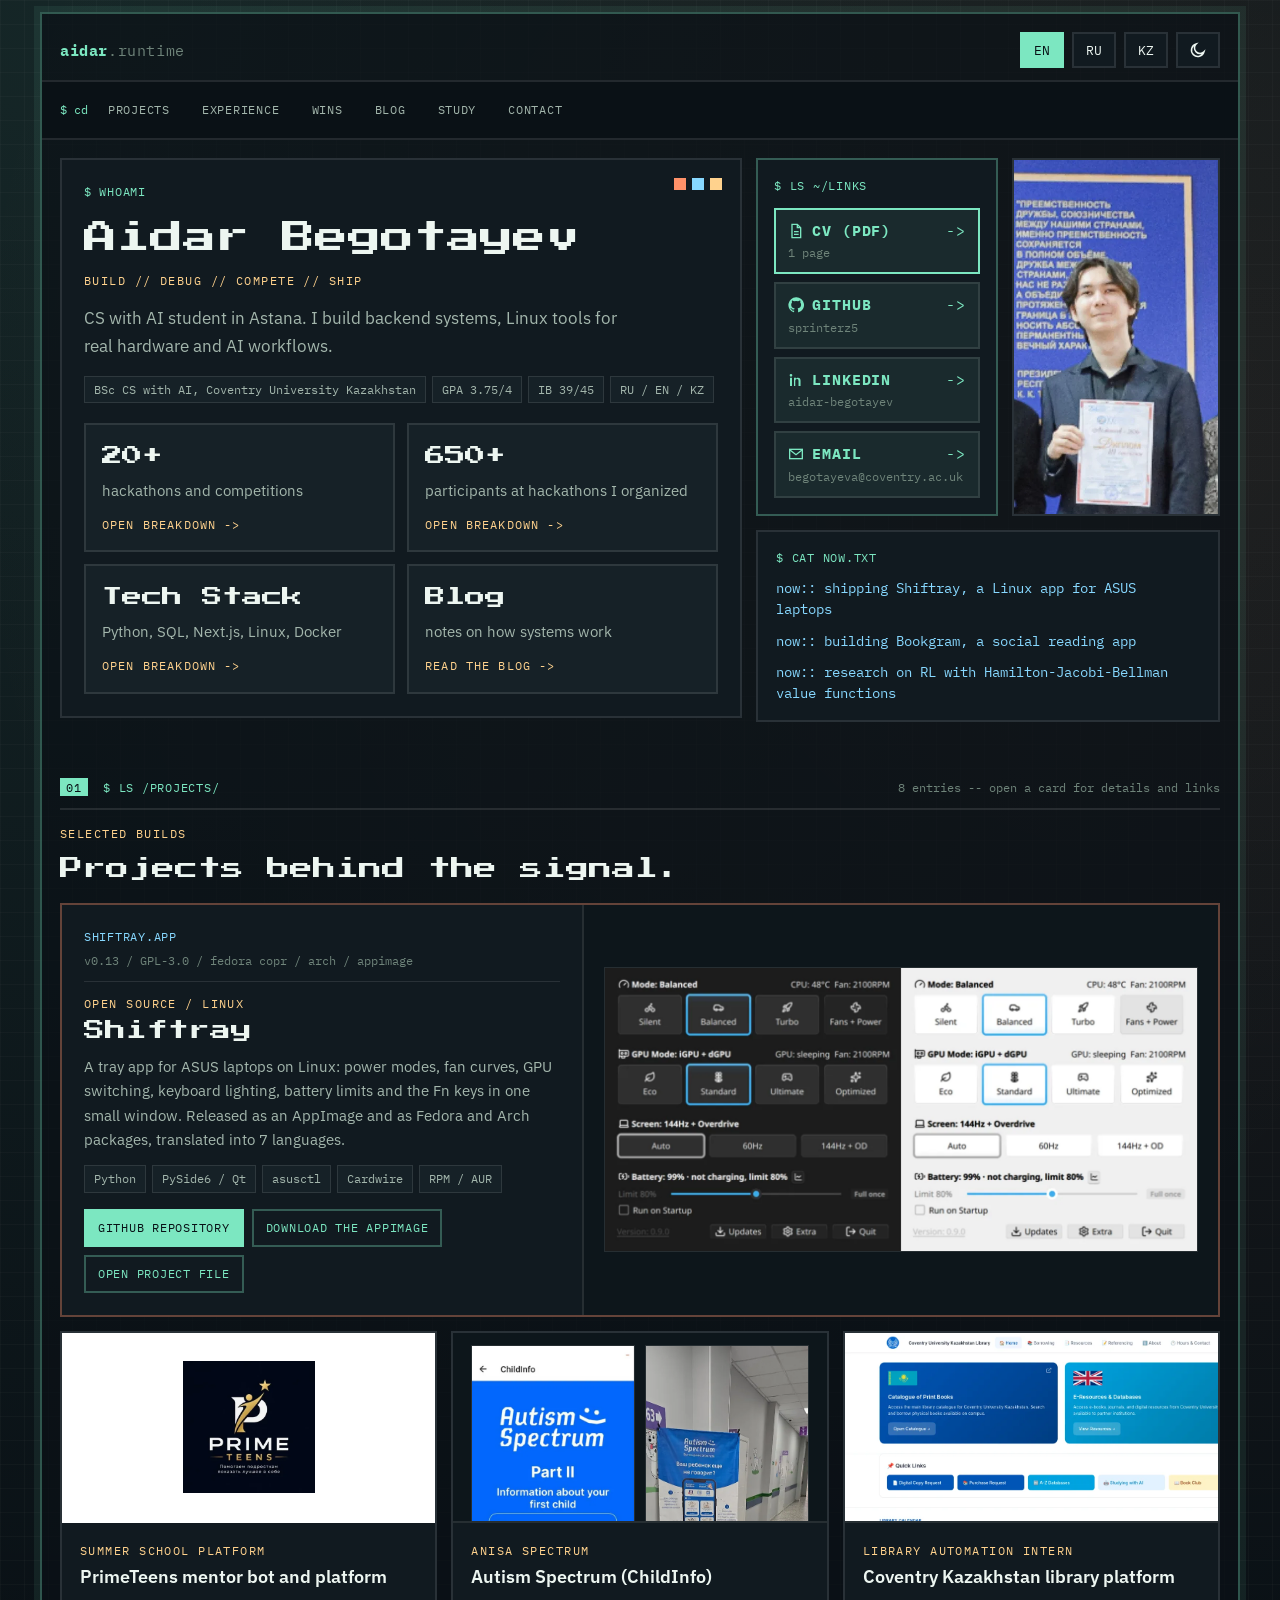
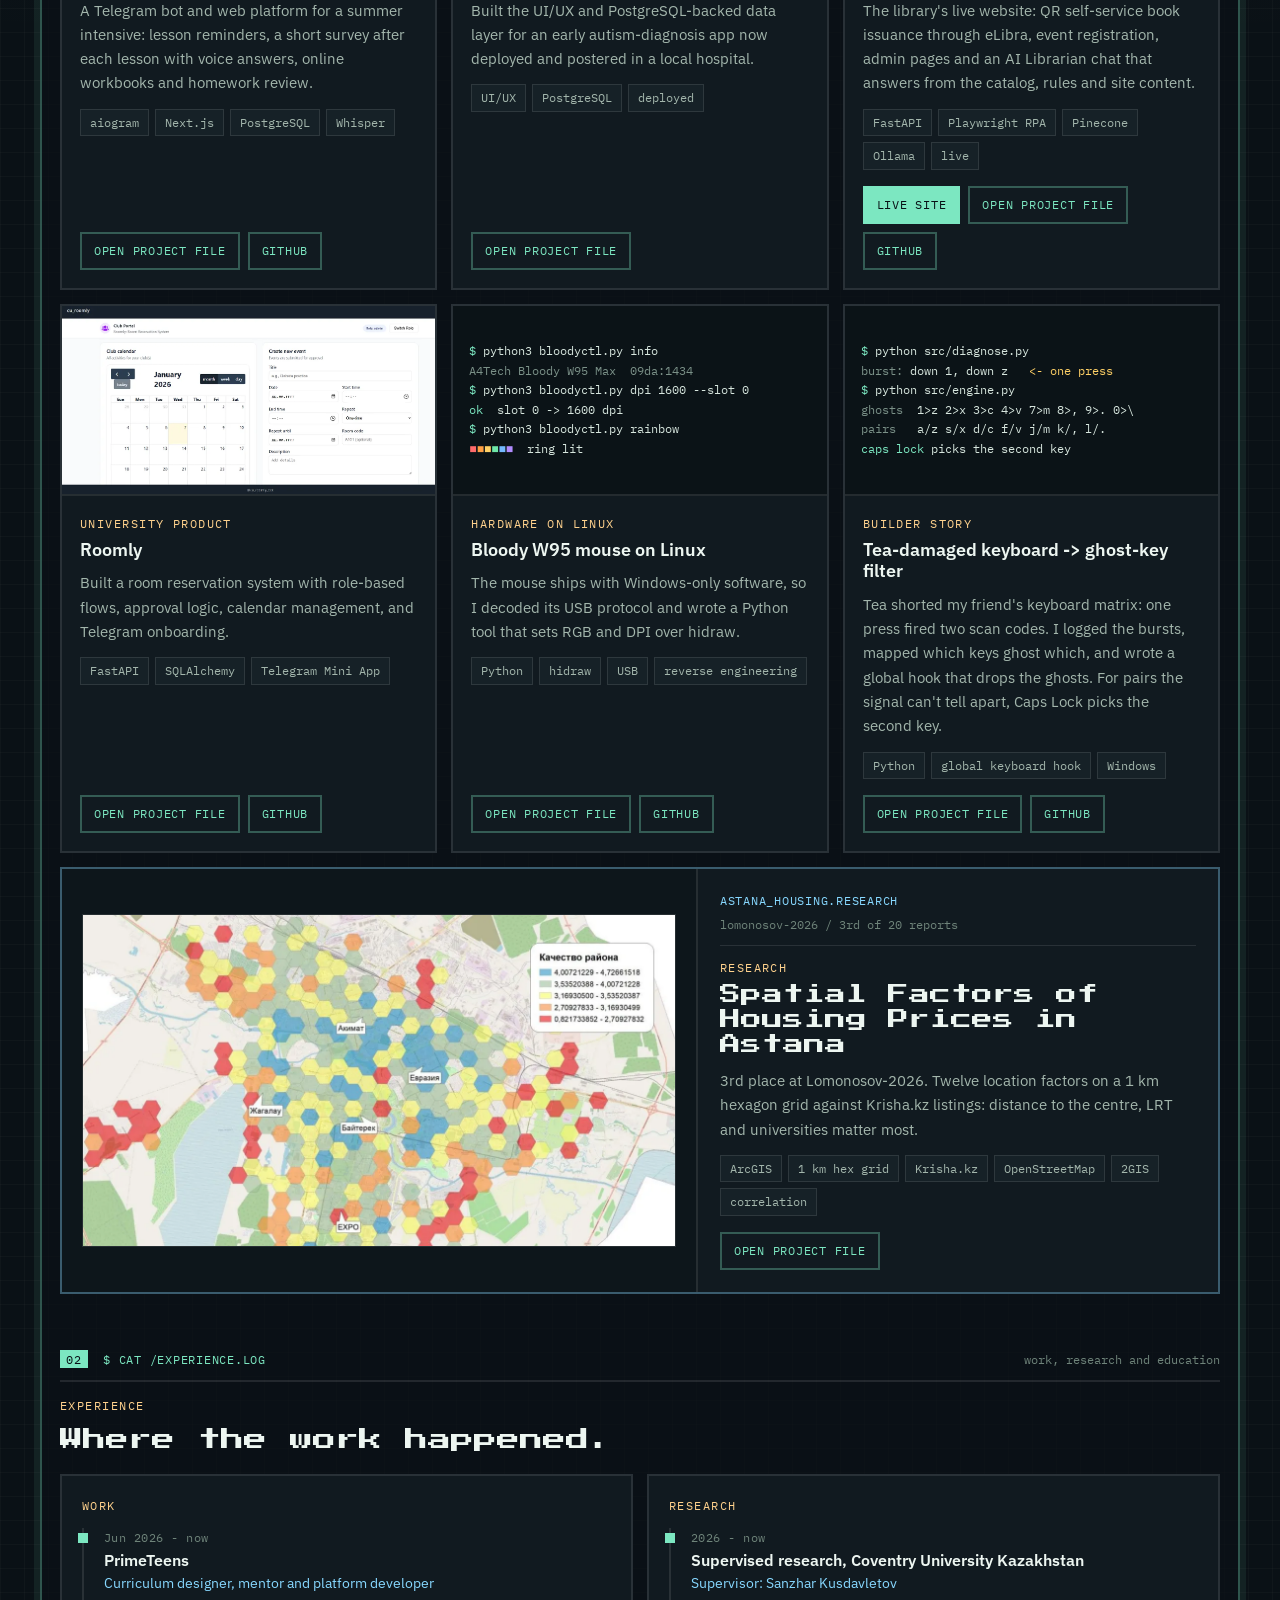
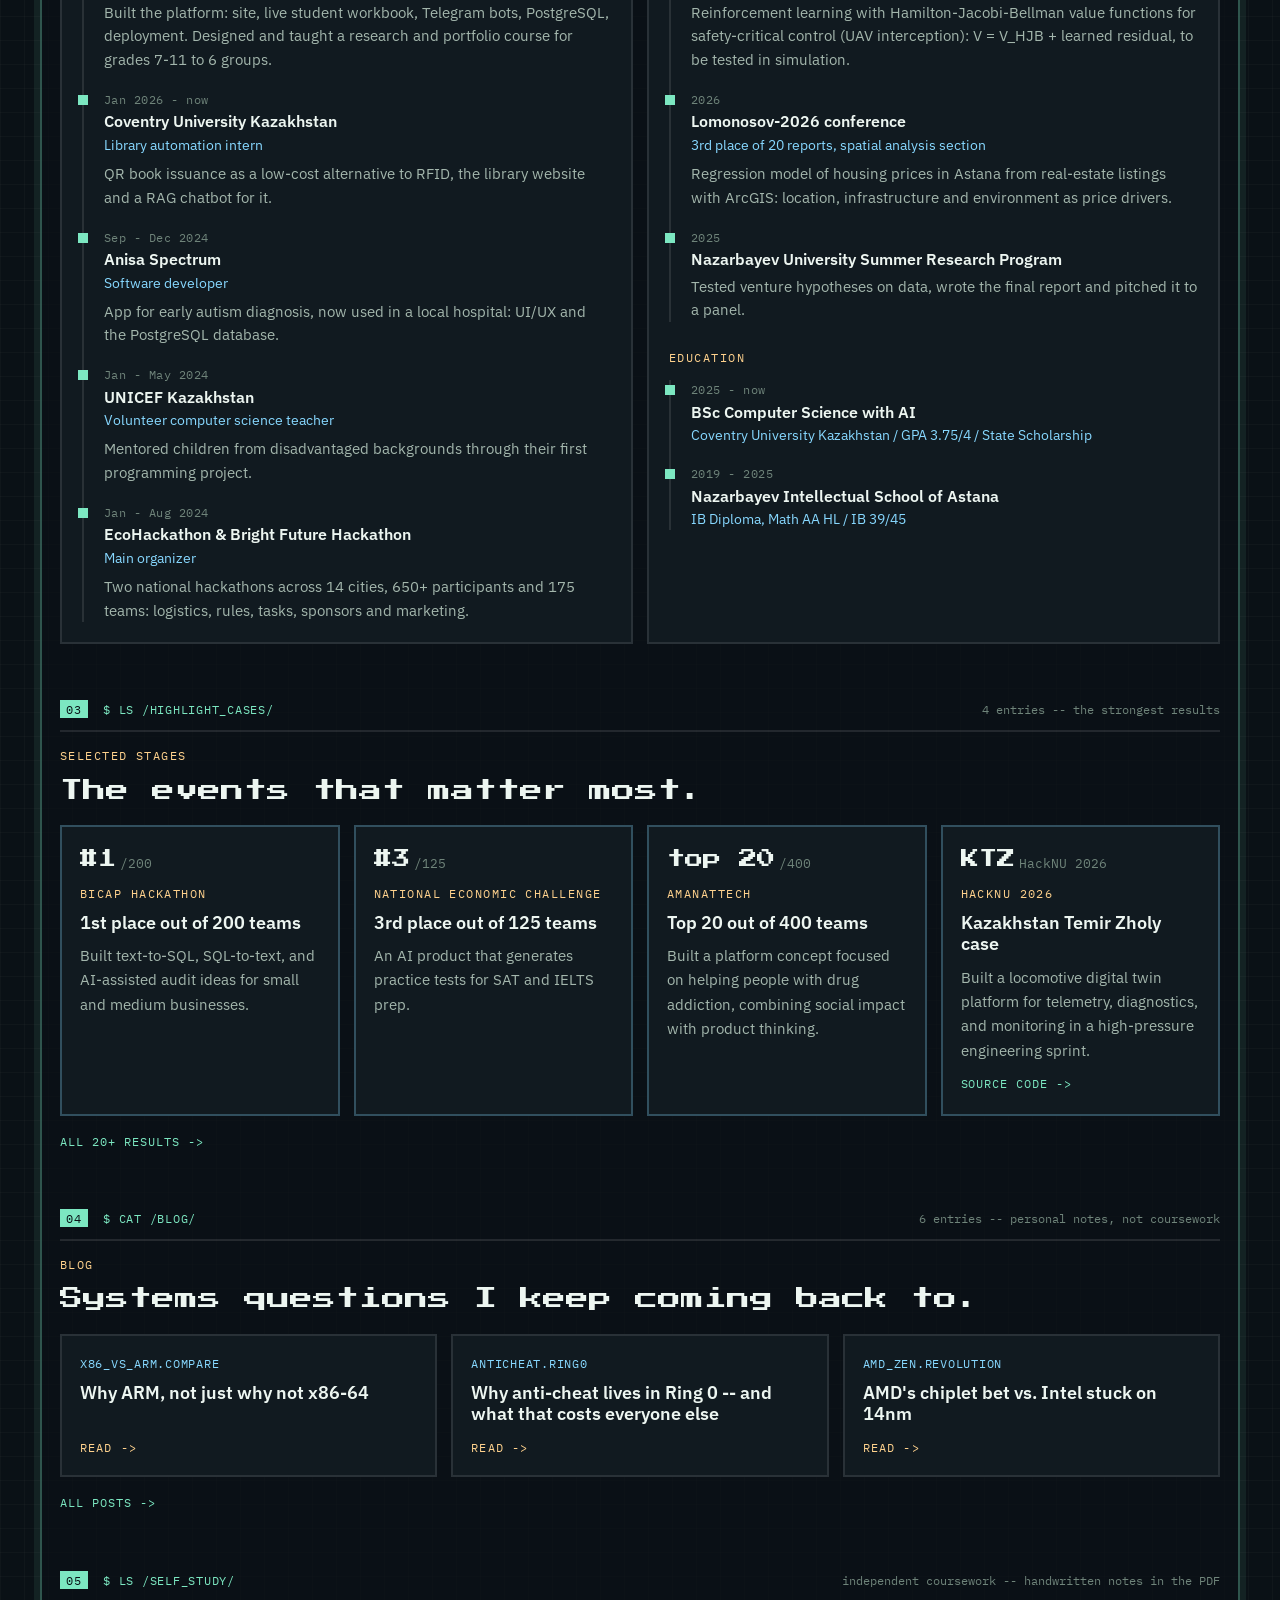
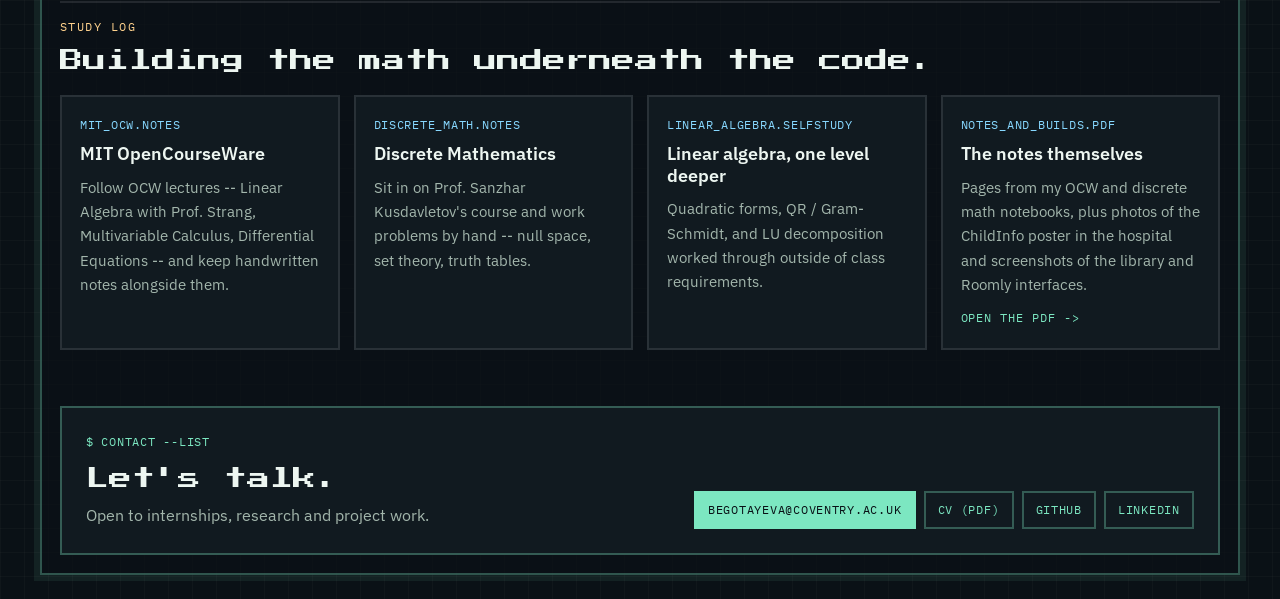
<file: index.html>
<!DOCTYPE html>
<html lang="en">
  <head>
    <meta charset="UTF-8" />
    <meta name="viewport" content="width=device-width, initial-scale=1.0" />
    <title>Aidar Begotayev | Backend, Linux tools, AI workflows</title>
    <meta
      name="description"
      content="Aidar Begotayev, CS with AI student in Astana. Builds backend systems, Linux tools for real hardware and AI workflows: Shiftray, PrimeTeens mentor platform, library automation. 1st place at BiCAP out of 200 teams."
    />
    <meta name="author" content="Aidar Begotayev" />
    <meta name="theme-color" content="#0a1116" />
    <link rel="canonical" href="https://sprinterz5.github.io/portfolio/" />
    <meta property="og:type" content="website" />
    <meta property="og:url" content="https://sprinterz5.github.io/portfolio/" />
    <meta property="og:title" content="Aidar Begotayev | Portfolio" />
    <meta
      property="og:description"
      content="Backend systems, Linux tools for real hardware, AI workflows and 20+ hackathons. Projects, experience, research and contacts."
    />
    <meta property="og:image" content="https://sprinterz5.github.io/portfolio/aidar.jpg" />
    <meta name="twitter:card" content="summary" />
    <link
      rel="icon"
      href="data:image/svg+xml,%3Csvg xmlns='http://www.w3.org/2000/svg' viewBox='0 0 16 16'%3E%3Crect width='16' height='16' fill='%230a1116'/%3E%3Crect x='2' y='2' width='12' height='12' fill='none' stroke='%237ce7c1' stroke-width='2'/%3E%3Crect x='5' y='5' width='2' height='2' fill='%23ff9169'/%3E%3Crect x='9' y='5' width='2' height='2' fill='%2387d8ff'/%3E%3Crect x='5' y='9' width='6' height='2' fill='%23ffd28d'/%3E%3C/svg%3E"
    />
    <script>
      // Apply the saved theme before the first paint.
      document.documentElement.classList.add("js");
      try {
        const saved = localStorage.getItem("portfolio-theme");
        if (saved) document.documentElement.dataset.theme = saved;
      } catch {}
    </script>
    <link rel="preconnect" href="https://fonts.googleapis.com" />
    <link rel="preconnect" href="https://fonts.gstatic.com" crossorigin />
    <link
      href="https://fonts.googleapis.com/css2?family=IBM+Plex+Mono:wght@400;500;700&family=IBM+Plex+Sans:wght@400;500;600;700&family=Press+Start+2P&display=swap"
      rel="stylesheet"
    />
    <link rel="stylesheet" href="v-1.css" />
    <script src="v-1.js" defer></script>
  </head>
  <body>
    <div class="pixel-frame">
      <header class="topbar">
        <a class="brand" href="./">aidar<span>.runtime</span></a>
        <div class="topbar-tools">
          <div class="lang-switcher" aria-label="Language switcher">
            <button class="lang-btn is-active" type="button" data-lang="en">EN</button>
            <button class="lang-btn" type="button" data-lang="ru">RU</button>
            <button class="lang-btn" type="button" data-lang="kz">KZ</button>
          </div>
          <button class="theme-btn" type="button" aria-label="Switch light or dark theme">
            <svg class="icon-sun" viewBox="0 0 24 24" aria-hidden="true"><circle cx="12" cy="12" r="4.5"/><path d="M12 1.5v3M12 19.5v3M1.5 12h3M19.5 12h3M4.6 4.6l2.1 2.1M17.3 17.3l2.1 2.1M4.6 19.4l2.1-2.1M17.3 6.7l2.1-2.1"/></svg>
            <svg class="icon-moon" viewBox="0 0 24 24" aria-hidden="true"><path d="M20 14.5A8.5 8.5 0 1 1 9.5 4a7 7 0 0 0 10.5 10.5z"/></svg>
          </button>
        </div>
      </header>

      <nav class="section-nav" aria-label="Section navigation">
        <span class="nav-prompt" aria-hidden="true">$ cd</span>
        <a class="nav-link" href="#projects" data-i18n="nav_projects">projects</a>
        <a class="nav-link" href="#experience" data-i18n="nav_experience">experience</a>
        <a class="nav-link" href="#highlights" data-i18n="nav_highlights">wins</a>
        <a class="nav-link" href="#blog" data-i18n="nav_deepdives">blog</a>
        <a class="nav-link" href="#study" data-i18n="nav_study">study</a>
        <a class="nav-link" href="#contact" data-i18n="nav_contact">contact</a>
      </nav>

      <main>
        <section class="hero">
          <div class="hero-copy">
            <div class="hero-main-copy">
              <p class="command">$ whoami</p>
              <h1>Aidar Begotayev</h1>
              <p class="eyebrow" data-i18n="hero_eyebrow">build // debug // compete // ship</p>
              <p class="lead" data-i18n="hero_lead">
                CS with AI student in Astana. I build backend systems, Linux
                tools for real hardware and AI workflows.
              </p>
              <ul class="fact-list">
                <li data-i18n="fact_uni">BSc CS with AI, Coventry University Kazakhstan</li>
                <li>GPA 3.75/4</li>
                <li>IB 39/45</li>
                <li data-i18n="fact_langs">RU / EN / KZ</li>
              </ul>
            </div>

            <div class="stat-grid">
              <button class="stat-card modal-trigger" type="button" data-modal="achievements">
                <p class="stat-value">20+</p>
                <p class="stat-label" data-i18n="stat_one">hackathons and competitions</p>
                <p class="card-action" data-i18n="card_action">open breakdown</p>
              </button>
              <button class="stat-card modal-trigger" type="button" data-modal="organizing">
                <p class="stat-value">650+</p>
                <p class="stat-label" data-i18n="stat_two">participants at hackathons I organized</p>
                <p class="card-action" data-i18n="card_action">open breakdown</p>
              </button>
              <button class="stat-card modal-trigger" type="button" data-modal="stack">
                <p class="stat-value" data-i18n="stat_three_value">Tech Stack</p>
                <p class="stat-label" data-i18n="stat_three">Python, SQL, Next.js, Linux, Docker</p>
                <p class="card-action" data-i18n="card_action">open breakdown</p>
              </button>
              <a class="stat-card" href="blog.html">
                <p class="stat-value" data-i18n="stat_four_value">Blog</p>
                <p class="stat-label" data-i18n="stat_four">notes on how systems work</p>
                <p class="card-action" data-i18n="stat_four_action">read the blog</p>
              </a>
            </div>
          </div>

          <aside class="hero-side">
            <div class="hero-top">
              <nav class="links-card" aria-label="Links">
                <p class="command">$ ls ~/links</p>
                <a class="big-link" href="CV.pdf" target="_blank" rel="noopener">
                  <span class="big-link-name"><svg class="icon" viewBox="0 0 24 24" aria-hidden="true"><path d="M6 2h8l5 5v15H6z"/><path d="M14 2v5h5M9 13h7M9 17h7"/></svg><span data-i18n="contact_cv">CV (PDF)</span></span>
                  <span class="big-link-hint" data-i18n="contact_cv_hint">1 page</span>
                </a>
                <a class="big-link" href="https://github.com/sprinterz5" target="_blank" rel="noopener">
                  <span class="big-link-name"><svg class="icon icon-fill" viewBox="0 0 24 24" aria-hidden="true"><path d="M12 .5a11.5 11.5 0 0 0-3.6 22.4c.6.1.8-.3.8-.6v-2c-3.2.7-3.9-1.5-3.9-1.5-.5-1.3-1.3-1.7-1.3-1.7-1-.7.1-.7.1-.7 1.2.1 1.8 1.2 1.8 1.2 1 1.8 2.8 1.3 3.4 1 .1-.8.4-1.3.8-1.6-2.6-.3-5.3-1.3-5.3-5.7 0-1.3.5-2.3 1.2-3.1-.1-.3-.5-1.5.1-3.1 0 0 1-.3 3.2 1.2a11 11 0 0 1 5.8 0c2.2-1.5 3.2-1.2 3.2-1.2.6 1.6.2 2.8.1 3.1.8.8 1.2 1.9 1.2 3.1 0 4.4-2.7 5.4-5.3 5.7.4.4.8 1.1.8 2.2v3.2c0 .3.2.7.8.6A11.5 11.5 0 0 0 12 .5z"/></svg>GitHub</span>
                  <span class="big-link-hint">sprinterz5</span>
                </a>
                <a class="big-link" href="https://www.linkedin.com/in/aidar-begotayev-918369239/" target="_blank" rel="noopener">
                  <span class="big-link-name"><svg class="icon icon-fill" viewBox="0 0 24 24" aria-hidden="true"><path d="M4.5 3a2 2 0 1 1 0 4 2 2 0 0 1 0-4zM3 8.5h3V21H3zM9 8.5h2.9v1.7h.1c.4-.8 1.4-1.7 3-1.7 3.2 0 3.8 2.1 3.8 4.8V21h-3v-6.8c0-1.6 0-3.7-2.3-3.7s-2.6 1.8-2.6 3.6V21H9z"/></svg>LinkedIn</span>
                  <span class="big-link-hint">aidar-begotayev</span>
                </a>
                <a class="big-link" href="mailto:begotayeva@coventry.ac.uk">
                  <span class="big-link-name"><svg class="icon" viewBox="0 0 24 24" aria-hidden="true"><rect x="2.5" y="5" width="19" height="14"/><path d="M3 6l9 7 9-7"/></svg>Email</span>
                  <span class="big-link-hint">begotayeva@coventry.ac.uk</span>
                </a>
              </nav>

              <div class="portrait-card">
                <img class="portrait-image" src="img/aidar.webp" width="600" height="678" alt="Portrait of Aidar Begotayev" />
              </div>
            </div>

            <div class="terminal-card">
              <p class="command">$ cat now.txt</p>
              <p class="terminal-line" data-i18n="now_one">now:: shipping Shiftray, a Linux app for ASUS laptops</p>
              <p class="terminal-line" data-i18n="now_two">now:: building Bookgram, a social reading app</p>
              <p class="terminal-line" data-i18n="now_three">now:: research on RL with Hamilton-Jacobi-Bellman value functions</p>
            </div>
          </aside>
        </section>

        <section class="section reveal" id="projects">
          <div class="section-terminal">
            <p class="command"><span class="section-num">01</span> $ ls /projects/</p>
            <p class="section-note" data-i18n="projects_note">8 entries -- open a card for details and links</p>
          </div>
          <div class="section-head">
            <p class="card-kicker" data-i18n="projects_kicker">Selected builds</p>
            <h2 data-i18n="projects_title">Projects behind the signal.</h2>
          </div>

          <article class="feature-card">
            <div class="feature-copy">
              <div class="file-meta">
                <p class="file-name">shiftray.app</p>
                <p class="file-status">v0.13 / GPL-3.0 / fedora copr / arch / appimage</p>
              </div>
              <p class="project-tag" data-i18n="project_shiftray_tag">Open source / Linux</p>
              <h3 data-i18n="project_shiftray_title">Shiftray</h3>
              <p class="card-copy" data-i18n="project_shiftray_copy">
                A tray app for ASUS laptops on Linux: power modes, fan curves,
                GPU switching, keyboard lighting, battery limits and the Fn
                keys in one small window. Released as an AppImage and as
                Fedora and Arch packages, translated into 7 languages.
              </p>
              <ul class="chips">
                <li>Python</li><li>PySide6 / Qt</li><li>asusctl</li><li>Cardwire</li><li>RPM / AUR</li>
              </ul>
              <div class="card-actions">
                <a class="action-btn action-primary" href="https://github.com/sprinterz5/shiftray" target="_blank" rel="noopener" data-i18n="link_repo">GitHub repository</a>
                <a class="action-btn" href="https://github.com/sprinterz5/shiftray/releases/latest" target="_blank" rel="noopener" data-i18n="link_download">Download the AppImage</a>
                <button class="action-btn modal-trigger" type="button" data-modal="project-shiftray" data-i18n="project_open">open project file</button>
              </div>
            </div>
            <figure class="feature-shot">
              <img src="img/shiftray-main.webp" width="1200" height="574" loading="lazy" alt="Shiftray main window in the dark and the light theme" />
            </figure>
          </article>

          <div class="project-grid">
            <article class="project-card">
              <div class="project-thumb thumb-logo">
                <img src="img/primeteens-logo.webp" width="400" height="400" loading="lazy" alt="PrimeTeens logo" />
              </div>
              <div class="project-body">
                <p class="project-tag" data-i18n="project_primeteens_tag">Summer school platform</p>
                <h3 data-i18n="project_primeteens_title">PrimeTeens mentor bot and platform</h3>
                <p class="card-copy" data-i18n="project_primeteens_copy">A Telegram bot and web platform for a summer intensive: lesson reminders, a short survey after each lesson with voice answers, online workbooks and homework review.</p>
                <ul class="chips"><li>aiogram</li><li>Next.js</li><li>PostgreSQL</li><li>Whisper</li></ul>
                <div class="card-actions">
                  <button class="action-btn modal-trigger" type="button" data-modal="project-primeteens" data-i18n="project_open">open project file</button>
                  <a class="action-btn" href="https://github.com/sprinterz5/prime-teens" target="_blank" rel="noopener">GitHub</a>
                </div>
              </div>
            </article>

            <article class="project-card">
              <div class="project-thumb thumb-pair">
                <img src="img/childinfo.webp" width="420" height="900" loading="lazy" alt="ChildInfo app screen" />
                <img src="img/childinfo-poster.webp" width="506" height="900" loading="lazy" alt="ChildInfo poster in a hospital corridor" />
              </div>
              <div class="project-body">
                <p class="project-tag" data-i18n="project_autism_tag">Anisa Spectrum</p>
                <h3 data-i18n="project_autism_title">Autism Spectrum (ChildInfo)</h3>
                <p class="card-copy" data-i18n="project_autism_copy">Built the UI/UX and PostgreSQL-backed data layer for an early autism-diagnosis app now deployed and postered in a local hospital.</p>
                <ul class="chips"><li>UI/UX</li><li>PostgreSQL</li><li data-i18n="chip_deployed">deployed</li></ul>
                <div class="card-actions">
                  <button class="action-btn modal-trigger" type="button" data-modal="project-autism" data-i18n="project_open">open project file</button>
                </div>
              </div>
            </article>

            <article class="project-card">
              <div class="project-thumb thumb-wide">
                <img src="img/library-site.webp" width="1200" height="517" loading="lazy" alt="Coventry University Kazakhstan library website" />
              </div>
              <div class="project-body">
                <p class="project-tag" data-i18n="project_one_tag">Library Automation Intern</p>
                <h3 data-i18n="project_one_title">Coventry Kazakhstan library platform</h3>
                <p class="card-copy" data-i18n="project_one_copy">The library's live website: QR self-service book issuance through eLibra, event registration, admin pages and an AI Librarian chat that answers from the catalog, rules and site content.</p>
                <ul class="chips"><li>FastAPI</li><li>Playwright RPA</li><li>Pinecone</li><li>Ollama</li><li data-i18n="chip_live">live</li></ul>
                <div class="card-actions">
                  <a class="action-btn action-primary" href="https://library.coventry.edu.kz/" target="_blank" rel="noopener" data-i18n="link_live">Live site</a>
                  <button class="action-btn modal-trigger" type="button" data-modal="project-elibra" data-i18n="project_open">open project file</button>
                  <a class="action-btn" href="https://github.com/sprinterz5/library-qr" target="_blank" rel="noopener">GitHub</a>
                </div>
              </div>
            </article>

            <article class="project-card">
              <div class="project-thumb thumb-wide">
                <img src="img/roomly.webp" width="1200" height="569" loading="lazy" alt="Roomly booking calendar" />
              </div>
              <div class="project-body">
                <p class="project-tag" data-i18n="project_two_tag">University Product</p>
                <h3 data-i18n="project_two_title">Roomly</h3>
                <p class="card-copy" data-i18n="project_two_copy">Built a room reservation system with role-based flows, approval logic, calendar management, and Telegram onboarding.</p>
                <ul class="chips"><li>FastAPI</li><li>SQLAlchemy</li><li>Telegram Mini App</li></ul>
                <div class="card-actions">
                  <button class="action-btn modal-trigger" type="button" data-modal="project-roomly" data-i18n="project_open">open project file</button>
                  <a class="action-btn" href="https://github.com/sprinterz5/roomly" target="_blank" rel="noopener">GitHub</a>
                </div>
              </div>
            </article>

            <article class="project-card">
              <div class="project-thumb thumb-term" aria-hidden="true">
                <pre><span class="t-prompt">$</span> python3 bloodyctl.py info
<span class="t-dim">A4Tech Bloody W95 Max  09da:1434</span>
<span class="t-prompt">$</span> python3 bloodyctl.py dpi 1600 --slot 0
<span class="t-ok">ok</span>  slot 0 -> 1600 dpi
<span class="t-prompt">$</span> python3 bloodyctl.py rainbow
<span class="t-r">■</span><span class="t-o">■</span><span class="t-y">■</span><span class="t-g">■</span><span class="t-b">■</span><span class="t-v">■</span>  ring lit</pre>
              </div>
              <div class="project-body">
                <p class="project-tag" data-i18n="project_bloody_tag">Hardware on Linux</p>
                <h3 data-i18n="project_bloody_title">Bloody W95 mouse on Linux</h3>
                <p class="card-copy" data-i18n="project_bloody_copy">The mouse ships with Windows-only software, so I decoded its USB protocol and wrote a Python tool that sets RGB and DPI over hidraw.</p>
                <ul class="chips"><li>Python</li><li>hidraw</li><li>USB</li><li data-i18n="chip_re">reverse engineering</li></ul>
                <div class="card-actions">
                  <button class="action-btn modal-trigger" type="button" data-modal="project-bloody" data-i18n="project_open">open project file</button>
                  <a class="action-btn" href="https://github.com/sprinterz5/bloody-w95-linux" target="_blank" rel="noopener">GitHub</a>
                </div>
              </div>
            </article>

            <article class="project-card">
              <div class="project-thumb thumb-term" aria-hidden="true">
                <pre><span class="t-prompt">$</span> python src/diagnose.py
<span class="t-dim">burst:</span> down 1, down z   <span class="t-y">&lt;- one press</span>
<span class="t-prompt">$</span> python src/engine.py
<span class="t-dim">ghosts</span>  1&gt;z 2&gt;x 3&gt;c 4&gt;v 7&gt;m 8&gt;, 9&gt;. 0&gt;\
<span class="t-dim">pairs </span>  a/z s/x d/c f/v j/m k/, l/.
<span class="t-ok">caps lock</span> picks the second key</pre>
              </div>
              <div class="project-body">
                <p class="project-tag" data-i18n="project_debounce_tag">Builder Story</p>
                <h3 data-i18n="project_debounce_title">Tea-damaged keyboard -&gt; ghost-key filter</h3>
                <p class="card-copy" data-i18n="project_debounce_copy">Tea shorted my friend's keyboard matrix: one press fired two scan codes. I logged the bursts, mapped which keys ghost which, and wrote a global hook that drops the ghosts. For pairs the signal can't tell apart, Caps Lock picks the second key.</p>
                <ul class="chips"><li>Python</li><li data-i18n="chip_hook">global keyboard hook</li><li>Windows</li></ul>
                <div class="card-actions">
                  <button class="action-btn modal-trigger" type="button" data-modal="project-debounce" data-i18n="project_open">open project file</button>
                  <a class="action-btn" href="https://github.com/sprinterz5/keyboard-ghost-filter" target="_blank" rel="noopener">GitHub</a>
                </div>
              </div>
            </article>
          </div>

          <article class="feature-card feature-research">
            <figure class="feature-shot">
              <img src="img/astana-housing-map.webp" width="1200" height="670" loading="lazy" alt="Hexagon map of urban environment quality in Astana" />
            </figure>
            <div class="feature-copy">
              <div class="file-meta">
                <p class="file-name">astana_housing.research</p>
                <p class="file-status">lomonosov-2026 / 3rd of 20 reports</p>
              </div>
              <p class="project-tag" data-i18n="project_three_tag">Research</p>
              <h3 data-i18n="project_three_title">Spatial Factors of Housing Prices in Astana</h3>
              <p class="card-copy" data-i18n="project_three_copy">Earned 3rd place at Lomonosov-2026 with research on how location-linked variables shape housing prices in Astana.</p>
              <ul class="chips"><li>ArcGIS</li><li data-i18n="chip_hex">1 km hex grid</li><li>Krisha.kz</li><li>OpenStreetMap</li><li>2GIS</li><li data-i18n="chip_corr">correlation</li></ul>
              <div class="card-actions">
                <button class="action-btn modal-trigger" type="button" data-modal="project-research" data-i18n="project_open">open project file</button>
              </div>
            </div>
          </article>
        </section>

        <section class="section reveal" id="experience">
          <div class="section-terminal">
            <p class="command"><span class="section-num">02</span> $ cat /experience.log</p>
            <p class="section-note" data-i18n="exp_note">work, research and education</p>
          </div>
          <div class="section-head">
            <p class="card-kicker" data-i18n="exp_kicker">Experience</p>
            <h2 data-i18n="exp_title">Where the work happened.</h2>
          </div>

          <div class="exp-grid">
            <div class="exp-col">
              <p class="exp-col-title" data-i18n="exp_work">Work</p>
              <ol class="timeline">
                <li>
                  <p class="tl-date" data-i18n="exp_pt_date">Jun 2026 - now</p>
                  <h3>PrimeTeens</h3>
                  <p class="tl-role" data-i18n="exp_pt_role">Curriculum designer, mentor and platform developer</p>
                  <p class="tl-copy" data-i18n="exp_pt_copy">Built the platform: site, live student workbook, Telegram bots, PostgreSQL, deployment. Designed and taught a research and portfolio course for grades 7-11 to 6 groups.</p>
                </li>
                <li>
                  <p class="tl-date" data-i18n="exp_lib_date">Jan 2026 - now</p>
                  <h3>Coventry University Kazakhstan</h3>
                  <p class="tl-role" data-i18n="exp_lib_role">Library automation intern</p>
                  <p class="tl-copy" data-i18n="exp_lib_copy">QR book issuance as a low-cost alternative to RFID, the library website and a RAG chatbot for it.</p>
                </li>
                <li>
                  <p class="tl-date" data-i18n="exp_as_date">Sep - Dec 2024</p>
                  <h3>Anisa Spectrum</h3>
                  <p class="tl-role" data-i18n="exp_as_role">Software developer</p>
                  <p class="tl-copy" data-i18n="exp_as_copy">App for early autism diagnosis, now used in a local hospital: UI/UX and the PostgreSQL database.</p>
                </li>
                <li>
                  <p class="tl-date" data-i18n="exp_unicef_date">Jan - May 2024</p>
                  <h3>UNICEF Kazakhstan</h3>
                  <p class="tl-role" data-i18n="exp_unicef_role">Volunteer computer science teacher</p>
                  <p class="tl-copy" data-i18n="exp_unicef_copy">Mentored children from disadvantaged backgrounds through their first programming project.</p>
                </li>
                <li>
                  <p class="tl-date" data-i18n="exp_org_date">Jan - Aug 2024</p>
                  <h3>EcoHackathon &amp; Bright Future Hackathon</h3>
                  <p class="tl-role" data-i18n="exp_org_role">Main organizer</p>
                  <p class="tl-copy" data-i18n="exp_org_copy">Two national hackathons across 14 cities, 650+ participants and 175 teams: logistics, rules, tasks, sponsors and marketing.</p>
                </li>
              </ol>
            </div>

            <div class="exp-col">
              <p class="exp-col-title" data-i18n="exp_research">Research</p>
              <ol class="timeline">
                <li>
                  <p class="tl-date" data-i18n="exp_rl_date">2026 - now</p>
                  <h3 data-i18n="exp_rl_title">Supervised research, Coventry University Kazakhstan</h3>
                  <p class="tl-role" data-i18n="exp_rl_role">Supervisor: Sanzhar Kusdavletov</p>
                  <p class="tl-copy" data-i18n="exp_rl_copy">Reinforcement learning with Hamilton-Jacobi-Bellman value functions for safety-critical control (UAV interception): V = V_HJB + learned residual, to be tested in simulation.</p>
                </li>
                <li>
                  <p class="tl-date">2026</p>
                  <h3 data-i18n="exp_lomo_title">Lomonosov-2026 conference</h3>
                  <p class="tl-role" data-i18n="exp_lomo_role">3rd place of 20 reports, spatial analysis section</p>
                  <p class="tl-copy" data-i18n="exp_lomo_copy">Regression model of housing prices in Astana from real-estate listings with ArcGIS: location, infrastructure and environment as price drivers.</p>
                </li>
                <li>
                  <p class="tl-date">2025</p>
                  <h3 data-i18n="exp_nu_title">Nazarbayev University Summer Research Program</h3>
                  <p class="tl-copy" data-i18n="exp_nu_copy">Tested venture hypotheses on data, wrote the final report and pitched it to a panel.</p>
                </li>
              </ol>

              <p class="exp-col-title" data-i18n="exp_education">Education</p>
              <ol class="timeline">
                <li>
                  <p class="tl-date" data-i18n="exp_bsc_date">2025 - now</p>
                  <h3 data-i18n="exp_bsc_title">BSc Computer Science with AI</h3>
                  <p class="tl-role" data-i18n="exp_bsc_role">Coventry University Kazakhstan / GPA 3.75/4 / State Scholarship</p>
                </li>
                <li>
                  <p class="tl-date">2019 - 2025</p>
                  <h3 data-i18n="exp_nis_title">Nazarbayev Intellectual School of Astana</h3>
                  <p class="tl-role" data-i18n="exp_nis_role">IB Diploma, Math AA HL / IB 39/45</p>
                </li>
              </ol>
            </div>
          </div>
        </section>

        <section class="section reveal" id="highlights">
          <div class="section-terminal">
            <p class="command"><span class="section-num">03</span> $ ls /highlight_cases/</p>
            <p class="section-note" data-i18n="highlights_note">4 entries -- the strongest results</p>
          </div>
          <div class="section-head">
            <p class="card-kicker" data-i18n="highlights_kicker">Selected stages</p>
            <h2 data-i18n="highlights_title">The events that matter most.</h2>
          </div>

          <div class="highlight-grid">
            <article class="panel panel-accent">
              <p class="win-rank">#1<span>/200</span></p>
              <p class="project-tag" data-i18n="highlight_three_tag">BiCAP Hackathon</p>
              <h3 data-i18n="highlight_three_title">1st place out of 200 teams</h3>
              <p class="card-copy" data-i18n="highlight_three_copy">Built text-to-SQL, SQL-to-text, and AI-assisted audit ideas for small and medium businesses.</p>
            </article>
            <article class="panel panel-accent">
              <p class="win-rank">#3<span>/125</span></p>
              <p class="project-tag">National Economic Challenge</p>
              <h3 data-i18n="highlight_nec_title">3rd place out of 125 teams</h3>
              <p class="card-copy" data-i18n="highlight_nec_copy">An AI product that generates practice tests for SAT and IELTS prep.</p>
            </article>
            <article class="panel panel-accent">
              <p class="win-rank">top 20<span>/400</span></p>
              <p class="project-tag" data-i18n="highlight_one_tag">AmanatTech</p>
              <h3 data-i18n="highlight_one_title">Top 20 out of 400 teams</h3>
              <p class="card-copy" data-i18n="highlight_one_copy">Built a platform concept focused on helping people with drug addiction, combining social impact with product thinking.</p>
            </article>
            <article class="panel panel-accent">
              <p class="win-rank">KTZ<span>HackNU 2026</span></p>
              <p class="project-tag" data-i18n="highlight_two_tag">HackNU 2026</p>
              <h3 data-i18n="highlight_two_title">Kazakhstan Temir Zholy case</h3>
              <p class="card-copy" data-i18n="highlight_two_copy">Built a locomotive digital twin platform for telemetry, diagnostics, and monitoring in a high-pressure engineering sprint.</p>
              <a class="inline-link" href="https://github.com/sprinterz5/hacknu26" target="_blank" rel="noopener" data-i18n="link_code">source code</a>
            </article>
          </div>
          <button class="text-btn modal-trigger" type="button" data-modal="achievements" data-i18n="wins_all">all 20+ results</button>
        </section>

        <section class="section reveal" id="blog">
          <div class="section-terminal">
            <p class="command"><span class="section-num">04</span> $ cat /blog/</p>
            <p class="section-note" data-i18n="deepdives_note">6 entries -- personal notes, not coursework</p>
          </div>
          <div class="section-head">
            <p class="card-kicker" data-i18n="blog_kicker">Blog</p>
            <h2 data-i18n="deepdives_title">Systems questions I keep coming back to.</h2>
          </div>
          <div class="blog-grid">
            <a class="post-card" href="blog.html#arm-vs-x86">
              <p class="file-name">x86_vs_arm.compare</p>
              <h3 data-i18n="deepdive_one_title">Why ARM, not just why not x86-64</h3>
              <p class="card-action" data-i18n="read_post">read</p>
            </a>
            <a class="post-card" href="blog.html#anticheat-ring0">
              <p class="file-name">anticheat.ring0</p>
              <h3 data-i18n="deepdive_two_title">Why anti-cheat lives in Ring 0 -- and what that costs everyone else</h3>
              <p class="card-action" data-i18n="read_post">read</p>
            </a>
            <a class="post-card" href="blog.html#amd-chiplets">
              <p class="file-name">amd_zen.revolution</p>
              <h3 data-i18n="deepdive_six_title">AMD's chiplet bet vs. Intel stuck on 14nm</h3>
              <p class="card-action" data-i18n="read_post">read</p>
            </a>
          </div>
          <a class="text-btn" href="blog.html" data-i18n="blog_all">all posts</a>
        </section>

        <section class="section reveal" id="study">
          <div class="section-terminal">
            <p class="command"><span class="section-num">05</span> $ ls /self_study/</p>
            <p class="section-note" data-i18n="study_note">independent coursework -- handwritten notes in the PDF</p>
          </div>
          <div class="section-head">
            <p class="card-kicker" data-i18n="study_kicker">Study log</p>
            <h2 data-i18n="study_title">Building the math underneath the code.</h2>
          </div>
          <div class="study-grid">
            <article class="panel">
              <p class="file-name">mit_ocw.notes</p>
              <h3 data-i18n="study_one_title">MIT OpenCourseWare</h3>
              <p class="card-copy" data-i18n="study_one_copy">Follow OCW lectures -- Linear Algebra with Prof. Strang, Multivariable Calculus, Differential Equations -- and keep handwritten notes alongside them.</p>
            </article>
            <article class="panel">
              <p class="file-name">discrete_math.notes</p>
              <h3 data-i18n="study_two_title">Discrete Mathematics</h3>
              <p class="card-copy" data-i18n="study_two_copy">Sit in on Prof. Sanzhar Kusdavletov's course and work problems by hand -- null space, set theory, truth tables.</p>
            </article>
            <article class="panel">
              <p class="file-name">linear_algebra.selfstudy</p>
              <h3 data-i18n="study_three_title">Linear algebra, one level deeper</h3>
              <p class="card-copy" data-i18n="study_three_copy">Quadratic forms, QR / Gram-Schmidt, and LU decomposition worked through outside of class requirements.</p>
            </article>
            <article class="panel">
              <p class="file-name">notes_and_builds.pdf</p>
              <h3 data-i18n="study_four_title">The notes themselves</h3>
              <p class="card-copy" data-i18n="study_four_copy">Pages from my OCW and discrete math notebooks, plus photos of the ChildInfo poster in the hospital and screenshots of the library and Roomly interfaces.</p>
              <a class="inline-link" href="notes-and-builds.pdf" target="_blank" rel="noopener" data-i18n="link_pdf">open the PDF</a>
            </article>
          </div>
        </section>

        <footer class="site-footer reveal" id="contact">
          <div class="footer-block">
            <p class="command">$ contact --list</p>
            <h2 data-i18n="contact_title">Let's talk.</h2>
            <p class="footer-copy" data-i18n="footer_one">Open to internships, research and project work.</p>
          </div>
          <div class="contact-row">
            <a class="action-btn action-primary" href="mailto:begotayeva@coventry.ac.uk">begotayeva@coventry.ac.uk</a>
            <a class="action-btn" href="CV.pdf" target="_blank" rel="noopener" data-i18n="contact_cv">CV (PDF)</a>
            <a class="action-btn" href="https://github.com/sprinterz5" target="_blank" rel="noopener">GitHub</a>
            <a class="action-btn" href="https://www.linkedin.com/in/aidar-begotayev-918369239/" target="_blank" rel="noopener">LinkedIn</a>
          </div>
        </footer>
      </main>
    </div>

    <div class="modal-shell" hidden>
      <div class="modal-backdrop" data-close-modal></div>
      <section class="modal-panel" role="dialog" aria-modal="true" aria-labelledby="modal-title">
        <div class="modal-topbar">
          <p class="command" id="modal-command">$ open /records/summary.log</p>
          <button class="modal-close" type="button" data-close-modal data-i18n="modal_close">close</button>
        </div>
        <div class="modal-head">
          <p class="card-kicker" id="modal-kicker"></p>
          <h2 id="modal-title"></h2>
          <p class="modal-intro" id="modal-intro"></p>
        </div>
        <div class="modal-body" id="modal-body"></div>
        <div class="modal-links" id="modal-links" hidden></div>
      </section>
    </div>
  </body>
</html>
</file>
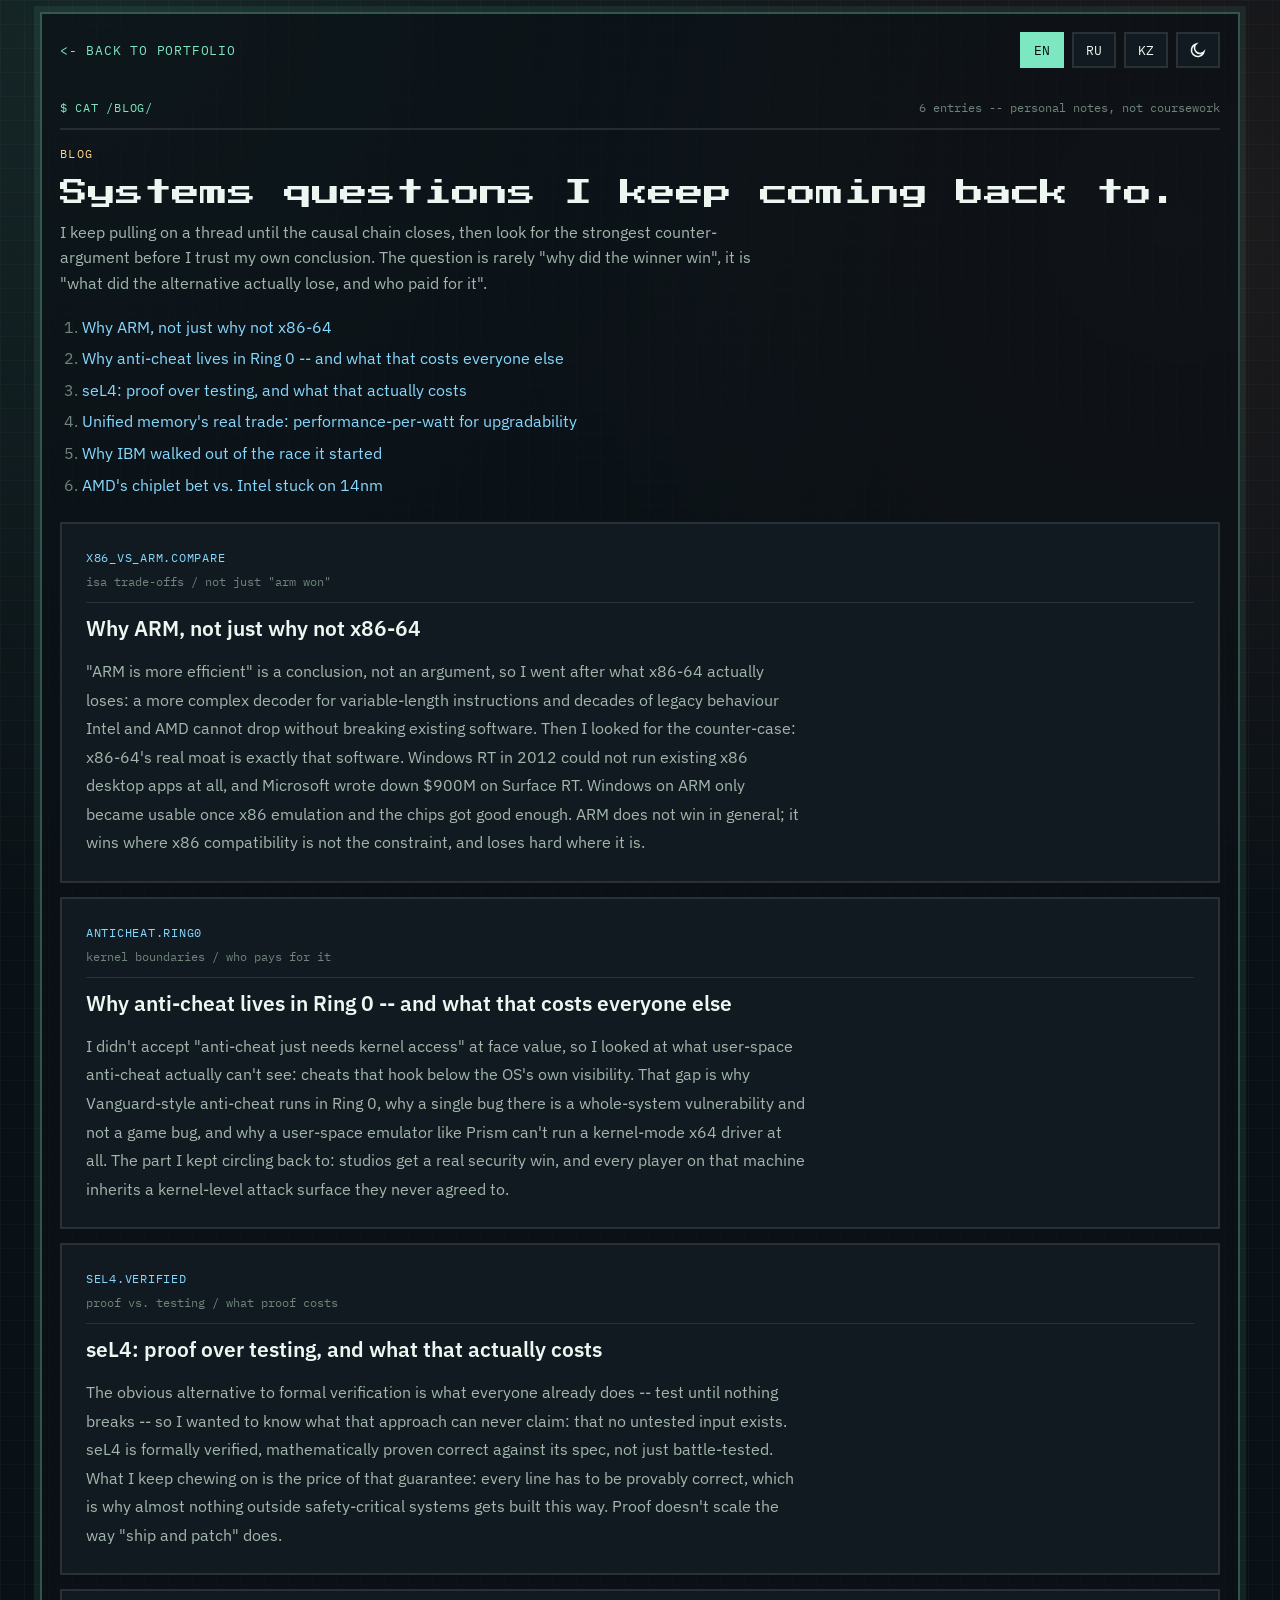
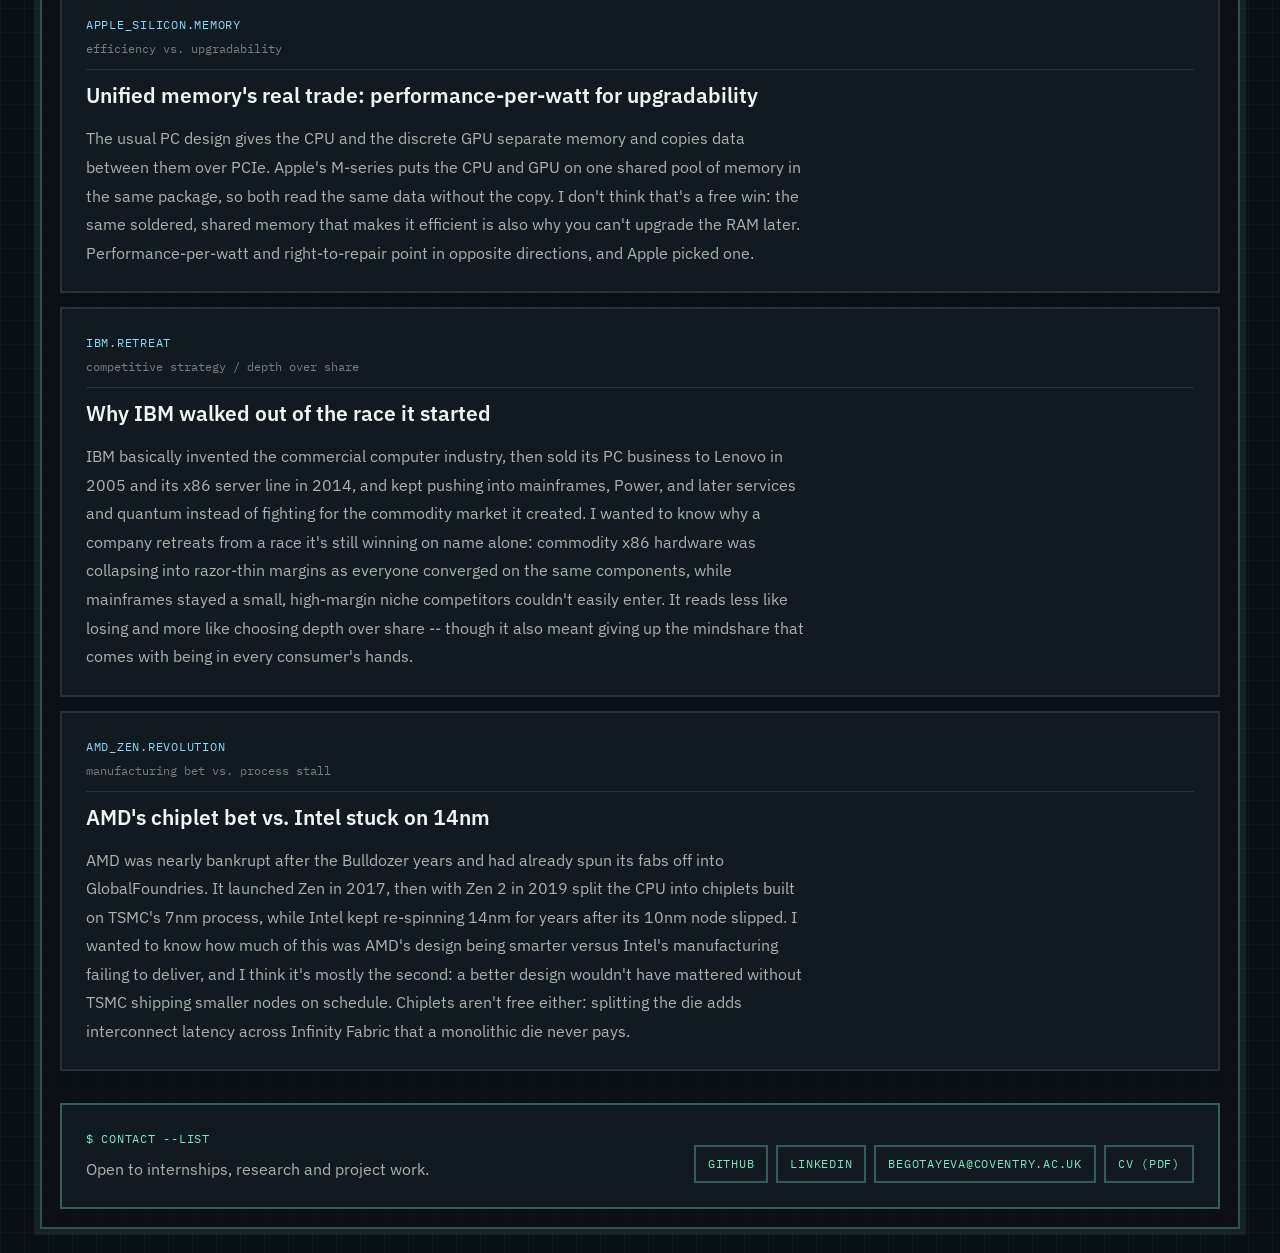
<file: blog.html>
<!DOCTYPE html>
<html lang="en">
  <head>
    <meta charset="UTF-8" />
    <meta name="viewport" content="width=device-width, initial-scale=1.0" />
    <title>Blog | Aidar Begotayev</title>
    <meta
      name="description"
      content="Aidar Begotayev's notes on computer systems: ARM vs x86, anti-cheat in Ring 0, seL4, unified memory, IBM, AMD chiplets."
    />
    <meta name="author" content="Aidar Begotayev" />
    <meta name="theme-color" content="#0a1116" />
    <link rel="canonical" href="https://sprinterz5.github.io/portfolio/blog.html" />
    <meta property="og:type" content="website" />
    <meta property="og:url" content="https://sprinterz5.github.io/portfolio/blog.html" />
    <meta property="og:title" content="Blog | Aidar Begotayev" />
    <meta
      property="og:description"
      content="Notes on how computer systems work and what their trade-offs cost."
    />
    <meta property="og:image" content="https://sprinterz5.github.io/portfolio/aidar.jpg" />
    <meta name="twitter:card" content="summary" />
    <link
      rel="icon"
      href="data:image/svg+xml,%3Csvg xmlns='http://www.w3.org/2000/svg' viewBox='0 0 16 16'%3E%3Crect width='16' height='16' fill='%230a1116'/%3E%3Crect x='2' y='2' width='12' height='12' fill='none' stroke='%237ce7c1' stroke-width='2'/%3E%3Crect x='5' y='5' width='2' height='2' fill='%23ff9169'/%3E%3Crect x='9' y='5' width='2' height='2' fill='%2387d8ff'/%3E%3Crect x='5' y='9' width='6' height='2' fill='%23ffd28d'/%3E%3C/svg%3E"
    />
    <script>
      // Apply the saved theme before the first paint.
      document.documentElement.classList.add("js");
      try {
        const saved = localStorage.getItem("portfolio-theme");
        if (saved) document.documentElement.dataset.theme = saved;
      } catch {}
    </script>
    <link rel="preconnect" href="https://fonts.googleapis.com" />
    <link rel="preconnect" href="https://fonts.gstatic.com" crossorigin />
    <link
      href="https://fonts.googleapis.com/css2?family=IBM+Plex+Mono:wght@400;500;700&family=IBM+Plex+Sans:wght@400;500;600;700&family=Press+Start+2P&display=swap"
      rel="stylesheet"
    />
    <link rel="stylesheet" href="v-1.css" />
    <script src="v-1.js" defer></script>
  </head>
  <body class="blog-page">
    <div class="pixel-frame">
      <header class="topbar">
        <a class="back-link" href="./" data-i18n="blog_back">&lt;- back to portfolio</a>
        <div class="topbar-tools">
          <div class="lang-switcher" aria-label="Language switcher">
            <button class="lang-btn is-active" type="button" data-lang="en">EN</button>
            <button class="lang-btn" type="button" data-lang="ru">RU</button>
            <button class="lang-btn" type="button" data-lang="kz">KZ</button>
          </div>
          <button class="theme-btn" type="button" aria-label="Switch light or dark theme">
            <svg class="icon-sun" viewBox="0 0 24 24" aria-hidden="true"><circle cx="12" cy="12" r="4.5"/><path d="M12 1.5v3M12 19.5v3M1.5 12h3M19.5 12h3M4.6 4.6l2.1 2.1M17.3 17.3l2.1 2.1M4.6 19.4l2.1-2.1M17.3 6.7l2.1-2.1"/></svg>
            <svg class="icon-moon" viewBox="0 0 24 24" aria-hidden="true"><path d="M20 14.5A8.5 8.5 0 1 1 9.5 4a7 7 0 0 0 10.5 10.5z"/></svg>
          </button>
        </div>
      </header>

      <main>
        <section class="section blog-head">
          <div class="section-terminal">
            <p class="command">$ cat /blog/</p>
            <p class="section-note" data-i18n="deepdives_note">6 entries -- personal notes, not coursework</p>
          </div>

          <div class="section-head">
            <p class="card-kicker" data-i18n="blog_kicker">Blog</p>
            <h1 class="blog-title" data-i18n="deepdives_title">Systems questions I keep coming back to.</h1>
            <p class="section-intro" data-i18n="deepdives_intro">
              I keep pulling on a thread until the causal chain closes, then
              look for the strongest counter-argument before I trust my own
              conclusion. The question is rarely "why did the winner win", it
              is "what did the alternative actually lose, and who paid for it".
            </p>
          </div>

          <ol class="toc">
            <li><a class="toc-link" href="#arm-vs-x86" data-i18n="deepdive_one_title">Why ARM, not just why not x86-64</a></li>
            <li><a class="toc-link" href="#anticheat-ring0" data-i18n="deepdive_two_title">Why anti-cheat lives in Ring 0 -- and what that costs everyone else</a></li>
            <li><a class="toc-link" href="#sel4" data-i18n="deepdive_three_title">seL4: proof over testing, and what that actually costs</a></li>
            <li><a class="toc-link" href="#unified-memory" data-i18n="deepdive_four_title">Unified memory's real trade: performance-per-watt for upgradability</a></li>
            <li><a class="toc-link" href="#ibm" data-i18n="deepdive_five_title">Why IBM walked out of the race it started</a></li>
            <li><a class="toc-link" href="#amd-chiplets" data-i18n="deepdive_six_title">AMD's chiplet bet vs. Intel stuck on 14nm</a></li>
          </ol>
        </section>

        <section class="post-list">
          <article class="panel post" id="arm-vs-x86">
            <div class="file-meta">
              <p class="file-name">x86_vs_arm.compare</p>
              <p class="file-status">isa trade-offs / not just "arm won"</p>
            </div>
            <h2 class="post-title" data-i18n="deepdive_one_title">Why ARM, not just why not x86-64</h2>
            <p data-i18n="deepdive_one_copy">
              "ARM is more efficient" is a conclusion, not an argument, so I went after what x86-64 actually loses: a more complex decoder for variable-length instructions and decades of legacy behaviour Intel and AMD cannot drop without breaking existing software. Then I looked for the counter-case: x86-64's real moat is exactly that software. Windows RT in 2012 could not run existing x86 desktop apps at all, and Microsoft wrote down $900M on Surface RT. Windows on ARM only became usable once x86 emulation and the chips got good enough. ARM does not win in general; it wins where x86 compatibility is not the constraint, and loses hard where it is.
            </p>
          </article>

          <article class="panel post" id="anticheat-ring0">
            <div class="file-meta">
              <p class="file-name">anticheat.ring0</p>
              <p class="file-status">kernel boundaries / who pays for it</p>
            </div>
            <h2 class="post-title" data-i18n="deepdive_two_title">Why anti-cheat lives in Ring 0 -- and what that costs everyone else</h2>
            <p data-i18n="deepdive_two_copy">
              I didn't accept "anti-cheat just needs kernel access" at face value, so I looked at what user-space anti-cheat actually can't see: cheats that hook below the OS's own visibility. That gap is why Vanguard-style anti-cheat runs in Ring 0, why a single bug there is a whole-system vulnerability and not a game bug, and why a user-space emulator like Prism can't run a kernel-mode x64 driver at all. The part I kept circling back to: studios get a real security win, and every player on that machine inherits a kernel-level attack surface they never agreed to.
            </p>
          </article>

          <article class="panel post" id="sel4">
            <div class="file-meta">
              <p class="file-name">sel4.verified</p>
              <p class="file-status">proof vs. testing / what proof costs</p>
            </div>
            <h2 class="post-title" data-i18n="deepdive_three_title">seL4: proof over testing, and what that actually costs</h2>
            <p data-i18n="deepdive_three_copy">
              The obvious alternative to formal verification is what everyone already does -- test until nothing breaks -- so I wanted to know what that approach can never claim: that no untested input exists. seL4 is formally verified, mathematically proven correct against its spec, not just battle-tested. What I keep chewing on is the price of that guarantee: every line has to be provably correct, which is why almost nothing outside safety-critical systems gets built this way. Proof doesn't scale the way "ship and patch" does.
            </p>
          </article>

          <article class="panel post" id="unified-memory">
            <div class="file-meta">
              <p class="file-name">apple_silicon.memory</p>
              <p class="file-status">efficiency vs. upgradability</p>
            </div>
            <h2 class="post-title" data-i18n="deepdive_four_title">Unified memory's real trade: performance-per-watt for upgradability</h2>
            <p data-i18n="deepdive_four_copy">
              The usual PC design gives the CPU and the discrete GPU separate memory and copies data between them over PCIe. Apple's M-series puts the CPU and GPU on one shared pool of memory in the same package, so both read the same data without the copy. I don't think that's a free win: the same soldered, shared memory that makes it efficient is also why you can't upgrade the RAM later. Performance-per-watt and right-to-repair point in opposite directions, and Apple picked one.
            </p>
          </article>

          <article class="panel post" id="ibm">
            <div class="file-meta">
              <p class="file-name">ibm.retreat</p>
              <p class="file-status">competitive strategy / depth over share</p>
            </div>
            <h2 class="post-title" data-i18n="deepdive_five_title">Why IBM walked out of the race it started</h2>
            <p data-i18n="deepdive_five_copy">
              IBM basically invented the commercial computer industry, then sold its PC business to Lenovo in 2005 and its x86 server line in 2014, and kept pushing into mainframes, Power, and later services and quantum instead of fighting for the commodity market it created. I wanted to know why a company retreats from a race it's still winning on name alone: commodity x86 hardware was collapsing into razor-thin margins as everyone converged on the same components, while mainframes stayed a small, high-margin niche competitors couldn't easily enter. It reads less like losing and more like choosing depth over share -- though it also meant giving up the mindshare that comes with being in every consumer's hands.
            </p>
          </article>

          <article class="panel post" id="amd-chiplets">
            <div class="file-meta">
              <p class="file-name">amd_zen.revolution</p>
              <p class="file-status">manufacturing bet vs. process stall</p>
            </div>
            <h2 class="post-title" data-i18n="deepdive_six_title">AMD's chiplet bet vs. Intel stuck on 14nm</h2>
            <p data-i18n="deepdive_six_copy">
              AMD was nearly bankrupt after the Bulldozer years and had already spun its fabs off into GlobalFoundries. It launched Zen in 2017, then with Zen 2 in 2019 split the CPU into chiplets built on TSMC's 7nm process, while Intel kept re-spinning 14nm for years after its 10nm node slipped. I wanted to know how much of this was AMD's design being smarter versus Intel's manufacturing failing to deliver, and I think it's mostly the second: a better design wouldn't have mattered without TSMC shipping smaller nodes on schedule. Chiplets aren't free either: splitting the die adds interconnect latency across Infinity Fabric that a monolithic die never pays.
            </p>
          </article>
        </section>

        <footer class="site-footer" id="contact">
          <div class="footer-block">
            <p class="command">$ contact --list</p>
            <p class="footer-copy" data-i18n="footer_one">Open to internships, research and project work.</p>
          </div>
          <div class="contact-row">
            <a class="contact-link" href="https://github.com/sprinterz5" target="_blank" rel="noopener">GitHub</a>
            <a class="contact-link" href="https://www.linkedin.com/in/aidar-begotayev-918369239/" target="_blank" rel="noopener">LinkedIn</a>
            <a class="contact-link" href="mailto:begotayeva@coventry.ac.uk">begotayeva@coventry.ac.uk</a>
            <a class="contact-link" href="CV.pdf" target="_blank" rel="noopener" data-i18n="contact_cv">CV (PDF)</a>
          </div>
        </footer>
      </main>
    </div>
  </body>
</html>
</file>
<file: v-1.css>
/* Tokens: dark by default; light only when the visitor picks it. */
:root {
  color-scheme: dark;
  --bg: #0a1116;
  --bg-deep: #060c10;
  --panel: #111a20;
  --panel-2: #162127;
  --text: #edf6f1;
  --muted: #a3b6ac;
  --faint: #6f847a;
  --mint: #7ce7c1;
  --mint-ink: #081015;
  --sky: #87d8ff;
  --sand: #ffd28d;
  --coral: #ff9169;
  --line: rgba(255, 255, 255, 0.1);
  --line-strong: rgba(124, 231, 193, 0.32);
  --mint-soft: rgba(124, 231, 193, 0.08);
  --grid: rgba(255, 255, 255, 0.025);
  --shadow: 0 18px 40px rgba(0, 0, 0, 0.28);
  --thumb-bg: #0d161b;
  --sans: "IBM Plex Sans", system-ui, sans-serif;
  --mono: "IBM Plex Mono", ui-monospace, monospace;
  --pixel: "Press Start 2P", var(--mono);
}

:root[data-theme="light"] {
  color-scheme: light;
  --bg: #f3f6f4;
  --bg-deep: #e8eeea;
  --panel: #ffffff;
  --panel-2: #f7faf8;
  --text: #12201b;
  --muted: #4a5c54;
  --faint: #73857c;
  --mint: #0d8a64;
  --mint-ink: #ffffff;
  --sky: #1b6a9e;
  --sand: #9a5f00;
  --coral: #c4502a;
  --line: rgba(18, 32, 27, 0.12);
  --line-strong: rgba(13, 138, 100, 0.4);
  --mint-soft: rgba(13, 138, 100, 0.07);
  --grid: rgba(18, 32, 27, 0.045);
  --shadow: 0 14px 34px rgba(18, 32, 27, 0.1);
  --thumb-bg: #e9efec;
}

* {
  box-sizing: border-box;
}

html {
  scroll-padding-top: 76px;
}

body {
  margin: 0;
  min-height: 100vh;
  color: var(--text);
  font-family: var(--sans);
  font-size: 16px;
  line-height: 1.6;
  background-color: var(--bg);
  background-image:
    linear-gradient(var(--grid) 1px, transparent 1px),
    linear-gradient(90deg, var(--grid) 1px, transparent 1px),
    radial-gradient(circle at 8% 0%, rgba(124, 231, 193, 0.1), transparent 30%),
    radial-gradient(circle at 92% 8%, rgba(255, 145, 105, 0.08), transparent 24%);
  background-size: 24px 24px, 24px 24px, auto, auto;
}

body.modal-open {
  overflow: hidden;
}

img {
  max-width: 100%;
  display: block;
}

a {
  color: inherit;
}

h1,
h2,
h3 {
  margin: 0;
  line-height: 1.2;
}

h1,
h2 {
  font-family: var(--pixel);
  font-weight: 400;
}

h1 {
  margin-top: 14px;
  font-size: clamp(1.5rem, 2.6vw, 2.5rem);
  line-height: 1.3;
}

h2 {
  font-size: clamp(1.05rem, 1.8vw, 1.6rem);
  line-height: 1.45;
}

h3 {
  font-size: 1.12rem;
  font-weight: 600;
}

:focus-visible {
  outline: 2px solid var(--sky);
  outline-offset: 3px;
}

/* Frame and top bar */
.pixel-frame {
  width: min(1200px, calc(100vw - 24px));
  margin: 12px auto 24px;
  padding: 18px;
  border: 2px solid var(--line-strong);
  background: color-mix(in srgb, var(--bg) 70%, transparent);
  box-shadow: 0 0 0 6px var(--mint-soft);
}

.topbar {
  display: flex;
  align-items: center;
  justify-content: space-between;
  gap: 12px;
  padding-bottom: 12px;
}

.brand {
  font-family: var(--mono);
  font-weight: 700;
  font-size: 0.95rem;
  color: var(--mint);
  text-decoration: none;
  letter-spacing: 0.04em;
}

.brand span {
  color: var(--faint);
  font-weight: 400;
}

.topbar-tools,
.lang-switcher {
  display: inline-flex;
  align-items: center;
  gap: 8px;
}

.lang-btn,
.theme-btn {
  min-width: 44px;
  height: 36px;
  padding: 0 10px;
  border: 2px solid var(--line);
  background: var(--panel);
  color: var(--text);
  font-family: var(--mono);
  font-size: 0.8rem;
  cursor: pointer;
  transition: border-color 0.18s ease, background-color 0.18s ease;
}

.lang-btn:hover,
.theme-btn:hover {
  border-color: var(--line-strong);
}

.lang-btn.is-active {
  border-color: var(--mint);
  background: var(--mint);
  color: var(--mint-ink);
}

.theme-btn {
  display: inline-grid;
  place-items: center;
}

.theme-btn svg {
  width: 18px;
  height: 18px;
  fill: none;
  stroke: currentColor;
  stroke-width: 2;
  stroke-linecap: square;
}

.icon-sun {
  display: none;
}

:root[data-theme="light"] .icon-sun {
  display: block;
}

:root[data-theme="light"] .icon-moon {
  display: none;
}

.section-nav {
  position: sticky;
  top: 0;
  z-index: 20;
  display: flex;
  align-items: center;
  gap: 8px;
  margin: 0 -18px 18px;
  padding: 10px 18px;
  overflow-x: auto;
  scrollbar-width: none;
  background: var(--bg);
  border-top: 2px solid var(--line);
  border-bottom: 2px solid var(--line);
}

.section-nav::-webkit-scrollbar {
  display: none;
}

.nav-prompt {
  color: var(--mint);
  font-family: var(--mono);
  font-size: 0.78rem;
}

.nav-link {
  flex: 0 0 auto;
  padding: 6px 10px;
  border: 2px solid transparent;
  color: var(--muted);
  text-decoration: none;
  font-family: var(--mono);
  font-size: 0.78rem;
  letter-spacing: 0.06em;
  text-transform: uppercase;
  transition: color 0.18s ease, border-color 0.18s ease;
}

.nav-link:hover {
  color: var(--mint);
  border-color: var(--line-strong);
}

/* Shared small text */
.command,
.file-name,
.file-status,
.section-note,
.card-kicker,
.project-tag,
.eyebrow,
.card-action,
.tl-date,
.exp-col-title {
  margin: 0;
  font-family: var(--mono);
}

.command {
  color: var(--mint);
  font-size: 0.78rem;
  letter-spacing: 0.06em;
  text-transform: uppercase;
}

.file-name {
  color: var(--sky);
  font-size: 0.78rem;
  letter-spacing: 0.06em;
  text-transform: uppercase;
}

.file-status,
.section-note {
  color: var(--faint);
  font-size: 0.78rem;
}

.card-kicker,
.project-tag,
.eyebrow {
  color: var(--sand);
  font-size: 0.75rem;
  letter-spacing: 0.12em;
  text-transform: uppercase;
}

.card-action {
  margin-top: 14px;
  color: var(--sand);
  font-size: 0.72rem;
  letter-spacing: 0.1em;
  text-transform: uppercase;
}

.card-action::after {
  content: " ->";
}

.card-copy,
.lead,
.stat-label,
.tl-copy,
.footer-copy,
.modal-intro,
.section-intro {
  color: var(--muted);
}

.card-copy {
  margin: 10px 0 0;
  font-size: 0.95rem;
}

/* Cards */
.hero-copy,
.links-card,
.portrait-card,
.terminal-card,
.panel,
.feature-card,
.project-card,
.post-card,
.exp-col {
  border: 2px solid var(--line);
  background: var(--panel);
}

.panel,
.post-card {
  padding: 18px;
}

.panel h3,
.mini-card h3,
.post-card h3 {
  margin-top: 8px;
}

.panel-accent {
  border-color: color-mix(in srgb, var(--sky) 28%, transparent);
}

.stat-card,
.project-card,
.post-card,
.feature-card,
.panel {
  transition: transform 0.2s ease, border-color 0.2s ease, box-shadow 0.2s ease;
}

.stat-card:hover,
.project-card:hover,
.mini-card:hover,
.post-card:hover,
.feature-card:hover {
  transform: translateY(-2px);
  border-color: var(--line-strong);
  box-shadow: var(--shadow);
}

.modal-trigger,
.mini-card {
  color: inherit;
  font: inherit;
  text-align: left;
  cursor: pointer;
  appearance: none;
}

/* Hero */
.hero {
  display: grid;
  grid-template-columns: minmax(0, 1.25fr) minmax(300px, 0.85fr);
  gap: 14px;
  align-items: start;
}

.hero-copy {
  position: relative;
  padding: 22px;
}

.hero-copy::after {
  content: "";
  position: absolute;
  right: 18px;
  top: 18px;
  width: 12px;
  height: 12px;
  background: var(--coral);
  box-shadow: 18px 0 0 var(--sky), 36px 0 0 var(--sand);
  transform: translateX(-36px);
}

.hero .eyebrow {
  margin-top: 12px;
}

.lead {
  max-width: 54ch;
  margin: 14px 0 0;
  font-size: 1.08rem;
}

.fact-list {
  display: flex;
  flex-wrap: wrap;
  gap: 6px;
  margin: 16px 0 0;
  padding: 0;
  list-style: none;
}

.fact-list li,
.chips li {
  padding: 3px 9px;
  border: 1px solid var(--line);
  background: var(--panel-2);
  color: var(--muted);
  font-family: var(--mono);
  font-size: 0.76rem;
}

.stat-grid {
  display: grid;
  grid-template-columns: repeat(2, minmax(0, 1fr));
  gap: 12px;
  margin-top: 20px;
}

.stat-card {
  display: block;
  padding: 16px;
  border: 2px solid var(--line);
  background: var(--panel-2);
  color: inherit;
  text-decoration: none;
}

.stat-value {
  margin: 0;
  font-family: var(--pixel);
  font-size: clamp(0.95rem, 1.6vw, 1.35rem);
  line-height: 1.5;
}

.stat-label {
  margin: 8px 0 0;
  font-size: 0.92rem;
  line-height: 1.5;
}

.hero-side {
  display: grid;
  gap: 14px;
}

.hero-top {
  display: grid;
  grid-template-columns: minmax(0, 1fr) 208px;
  gap: 14px;
}

.links-card {
  display: grid;
  align-content: start;
  gap: 8px;
  padding: 16px;
  border-color: var(--line-strong);
}

.links-card .command {
  margin-bottom: 4px;
}

.big-link {
  display: grid;
  gap: 2px;
  padding: 9px 12px;
  border: 2px solid var(--line);
  background: var(--mint-soft);
  text-decoration: none;
  transition: transform 0.18s ease, border-color 0.18s ease;
}

.big-link:first-of-type {
  border-color: var(--mint);
}

.big-link:hover {
  transform: translateY(-1px);
  border-color: var(--mint);
}

.big-link-name {
  display: inline-flex;
  align-items: center;
  gap: 8px;
  color: var(--mint);
  font-family: var(--mono);
  font-size: 0.92rem;
  font-weight: 700;
  letter-spacing: 0.06em;
  text-transform: uppercase;
}

.big-link-name::after {
  content: "->";
  margin-left: auto;
  font-weight: 400;
}

.icon {
  width: 16px;
  height: 16px;
  flex: none;
  fill: none;
  stroke: currentColor;
  stroke-width: 2;
}

.icon-fill {
  fill: currentColor;
  stroke: none;
}

.big-link-hint {
  color: var(--faint);
  font-family: var(--mono);
  font-size: 0.74rem;
  overflow-wrap: anywhere;
}

.portrait-card {
  position: relative;
  overflow: hidden;
  min-height: 236px;
}

.portrait-image {
  width: 100%;
  height: 100%;
  object-fit: cover;
  object-position: center 20%;
}

.terminal-card {
  padding: 16px 18px;
}

.terminal-line {
  margin: 10px 0 0;
  color: var(--sky);
  font-family: var(--mono);
  font-size: 0.86rem;
  line-height: 1.55;
}

/* Sections */
.section {
  margin-top: 56px;
}

.section-terminal {
  display: flex;
  flex-wrap: wrap;
  align-items: baseline;
  justify-content: space-between;
  gap: 6px 18px;
  padding-bottom: 10px;
  margin-bottom: 14px;
  border-bottom: 2px solid var(--line);
}

.section-num {
  margin-right: 8px;
  padding: 1px 6px;
  background: var(--mint);
  color: var(--mint-ink);
}

.section-head {
  display: grid;
  gap: 8px;
  margin-bottom: 18px;
}

.section-intro {
  max-width: 70ch;
  margin: 0;
}

/* Projects */
.feature-card {
  display: grid;
  grid-template-columns: minmax(0, 0.9fr) minmax(0, 1.1fr);
  border-color: color-mix(in srgb, var(--coral) 35%, transparent);
  overflow: hidden;
}

.feature-copy {
  padding: 22px;
}

.feature-copy h3 {
  margin-top: 6px;
  font-family: var(--pixel);
  font-weight: 400;
  font-size: 1.3rem;
}

.feature-shot {
  margin: 0;
  display: grid;
  place-items: center;
  padding: 20px;
  background: var(--thumb-bg);
  border-left: 2px solid var(--line);
}

.feature-shot img {
  width: 100%;
  height: auto;
  border: 1px solid var(--line);
}

.feature-research {
  grid-template-columns: minmax(0, 1.1fr) minmax(0, 0.9fr);
  margin-top: 14px;
  border-color: color-mix(in srgb, var(--sky) 35%, transparent);
}

.feature-research .feature-shot {
  border-left: 0;
  border-right: 2px solid var(--line);
}

.file-meta {
  display: grid;
  gap: 4px;
  padding-bottom: 10px;
  margin-bottom: 12px;
  border-bottom: 1px solid var(--line);
}

.chips {
  display: flex;
  flex-wrap: wrap;
  gap: 6px;
  margin: 14px 0 0;
  padding: 0;
  list-style: none;
}

.card-actions,
.contact-row {
  display: flex;
  flex-wrap: wrap;
  gap: 8px;
  margin-top: 16px;
}

.action-btn {
  display: inline-flex;
  align-items: center;
  min-height: 38px;
  padding: 7px 12px;
  border: 2px solid var(--line-strong);
  background: transparent;
  color: var(--mint);
  font-family: var(--mono);
  font-size: 0.78rem;
  letter-spacing: 0.06em;
  text-transform: uppercase;
  text-decoration: none;
  cursor: pointer;
  transition: background-color 0.18s ease, border-color 0.18s ease, color 0.18s ease;
}

.action-btn:hover {
  border-color: var(--mint);
  background: var(--mint-soft);
}

.action-primary {
  border-color: var(--mint);
  background: var(--mint);
  color: var(--mint-ink);
}

.action-primary:hover {
  background: color-mix(in srgb, var(--mint) 85%, var(--text));
}

.project-grid {
  display: grid;
  grid-template-columns: repeat(3, minmax(0, 1fr));
  gap: 14px;
  margin-top: 14px;
}

.project-card {
  display: flex;
  flex-direction: column;
  overflow: hidden;
}

.project-thumb {
  height: 190px;
  overflow: hidden;
  background: var(--thumb-bg);
  border-bottom: 2px solid var(--line);
}

.project-thumb img {
  width: 100%;
  height: 100%;
  object-fit: cover;
}

.thumb-logo {
  display: grid;
  place-items: center;
  background: #ffffff;
}

.thumb-logo img {
  width: 132px;
  height: 132px;
  object-fit: contain;
}

.thumb-pair {
  display: grid;
  grid-template-columns: 1fr 1fr;
  gap: 10px;
  padding: 12px 18px 0;
}

.thumb-pair img {
  object-position: top;
  border: 1px solid var(--line);
}

.thumb-wide img {
  object-position: left top;
}

.thumb-term {
  display: flex;
  align-items: center;
  padding: 14px 16px;
  background: #0b1317;
}

.thumb-term pre {
  margin: 0;
  color: #d7e6de;
  font-family: var(--mono);
  font-size: 0.76rem;
  line-height: 1.6;
  white-space: pre-wrap;
}

.t-prompt,
.t-ok {
  color: #7ce7c1;
}

.t-dim {
  color: #7b9188;
}

.t-r { color: #ff6b6b; }
.t-o { color: #ff9f43; }
.t-y { color: #ffd166; }
.t-g { color: #6ee7a8; }
.t-b { color: #74b9ff; }
.t-v { color: #b18cff; }

.project-body {
  display: flex;
  flex: 1;
  flex-direction: column;
  padding: 18px;
}

.project-body h3 {
  margin-top: 6px;
}

.project-body .card-actions {
  margin-top: auto;
  padding-top: 16px;
}

.blog-grid {
  display: grid;
  grid-template-columns: repeat(3, minmax(0, 1fr));
  gap: 14px;
  margin-top: 14px;
}

.post-card {
  display: flex;
  flex-direction: column;
  text-decoration: none;
}

.post-card h3 {
  flex: 1;
}

/* Experience */
.exp-grid {
  display: grid;
  grid-template-columns: repeat(2, minmax(0, 1fr));
  gap: 14px;
}

.exp-col {
  padding: 20px;
}

.exp-col-title {
  color: var(--sand);
  font-size: 0.78rem;
  letter-spacing: 0.12em;
  text-transform: uppercase;
}

.exp-col-title:not(:first-child) {
  margin-top: 26px;
}

.timeline {
  margin: 12px 0 0;
  padding: 0;
  list-style: none;
}

.timeline li {
  position: relative;
  padding: 0 0 18px 20px;
  border-left: 2px solid var(--line);
}

.timeline li:last-child {
  padding-bottom: 0;
}

.timeline li::before {
  content: "";
  position: absolute;
  left: -6px;
  top: 5px;
  width: 10px;
  height: 10px;
  background: var(--mint);
}

.tl-date {
  color: var(--faint);
  font-size: 0.76rem;
  letter-spacing: 0.04em;
}

.timeline h3 {
  margin-top: 2px;
  font-size: 1.02rem;
}

.tl-role {
  margin: 2px 0 0;
  color: var(--sky);
  font-size: 0.9rem;
}

.tl-copy {
  margin: 6px 0 0;
  font-size: 0.93rem;
}

/* Wins and study */
.highlight-grid,
.study-grid {
  display: grid;
  grid-template-columns: repeat(4, minmax(0, 1fr));
  gap: 14px;
}

.win-rank {
  margin: 0 0 10px;
  font-family: var(--pixel);
  font-size: 1.15rem;
  color: var(--text);
}

.win-rank span {
  margin-left: 4px;
  font-family: var(--mono);
  font-size: 0.8rem;
  color: var(--faint);
}

.inline-link,
.text-btn {
  display: inline-block;
  color: var(--mint);
  font-family: var(--mono);
  font-size: 0.78rem;
  letter-spacing: 0.08em;
  text-transform: uppercase;
  text-decoration: none;
}

.inline-link {
  margin-top: 12px;
}

.inline-link::after,
.text-btn::after {
  content: " ->";
}

.inline-link:hover,
.text-btn:hover {
  color: var(--sky);
}

.text-btn {
  margin-top: 16px;
  padding: 0;
  border: 0;
  background: none;
  cursor: pointer;
}

/* Footer */
.site-footer {
  display: flex;
  flex-wrap: wrap;
  align-items: flex-end;
  justify-content: space-between;
  gap: 18px;
  margin-top: 56px;
  padding: 24px;
  border: 2px solid var(--line-strong);
  background: var(--panel);
}

.footer-block h2 {
  margin-top: 10px;
}

.footer-copy {
  margin: 8px 0 0;
}

.site-footer .contact-row {
  margin-top: 0;
}

/* Scroll reveal */
@media (prefers-reduced-motion: no-preference) {
  html {
    scroll-behavior: smooth;
  }

  .js .reveal {
    opacity: 0;
    transform: translateY(14px);
    transition: opacity 0.5s ease, transform 0.5s ease;
  }

  .js .reveal.is-visible {
    opacity: 1;
    transform: none;
  }
}

/* Modal */
.modal-shell {
  position: fixed;
  inset: 0;
  z-index: 30;
  display: grid;
  place-items: center;
  padding: 20px;
}

.modal-shell[hidden] {
  display: none;
}

.modal-backdrop {
  position: absolute;
  inset: 0;
  background: color-mix(in srgb, var(--bg-deep) 82%, transparent);
  backdrop-filter: blur(6px);
}

.modal-panel {
  position: relative;
  z-index: 1;
  width: min(860px, 100%);
  max-height: min(86vh, 920px);
  overflow: auto;
  padding: 22px;
  border: 2px solid var(--line-strong);
  background: var(--panel);
  box-shadow: var(--shadow);
}

.modal-topbar {
  display: flex;
  align-items: center;
  justify-content: space-between;
  gap: 12px;
  padding-bottom: 12px;
  margin-bottom: 14px;
  border-bottom: 2px solid var(--line);
}

.modal-close {
  border: 2px solid var(--line);
  background: transparent;
  color: var(--text);
  font-family: var(--mono);
  font-size: 0.78rem;
  text-transform: uppercase;
  letter-spacing: 0.08em;
  padding: 8px 10px;
  cursor: pointer;
}

.modal-head {
  display: grid;
  gap: 10px;
  margin-bottom: 16px;
}

.modal-intro {
  margin: 0;
  max-width: 64ch;
}

.modal-body {
  display: grid;
  gap: 12px;
}

.modal-group,
.modal-links {
  padding: 16px;
  border: 2px solid var(--line);
  background: var(--panel-2);
}

.modal-links {
  margin-top: 12px;
  border-color: var(--line-strong);
}

.modal-links[hidden] {
  display: none;
}

.modal-links .contact-row {
  margin-top: 0;
}

.modal-group-title {
  margin: 0 0 12px;
  color: var(--sand);
  font-family: var(--mono);
  text-transform: uppercase;
  letter-spacing: 0.12em;
  font-size: 0.75rem;
}

.modal-list {
  display: grid;
  gap: 10px;
}

.modal-item {
  padding: 12px;
  border: 1px solid var(--line);
  background: var(--panel);
}

.modal-item-title,
.modal-item-meta,
.modal-item-copy {
  margin: 0;
}

.modal-item-title {
  font-weight: 600;
}

.modal-item-meta {
  margin-top: 4px;
  color: var(--sky);
  font-family: var(--mono);
  font-size: 0.74rem;
  letter-spacing: 0.04em;
  text-transform: uppercase;
}

.modal-item-copy {
  margin-top: 6px;
  color: var(--muted);
  font-size: 0.94rem;
}

.contact-link {
  display: inline-flex;
  align-items: center;
  min-height: 38px;
  padding: 7px 12px;
  border: 2px solid var(--line-strong);
  color: var(--mint);
  font-family: var(--mono);
  font-size: 0.78rem;
  letter-spacing: 0.06em;
  text-transform: uppercase;
  text-decoration: none;
}

.contact-link:hover {
  border-color: var(--mint);
  background: var(--mint-soft);
}

/* Blog page */
.back-link {
  color: var(--mint);
  font-family: var(--mono);
  font-size: 0.82rem;
  letter-spacing: 0.06em;
  text-transform: uppercase;
  text-decoration: none;
}

.blog-head {
  margin-top: 18px;
}

.blog-title {
  margin-top: 4px;
  font-size: clamp(1.2rem, 2.2vw, 2rem);
}

.toc {
  display: grid;
  gap: 6px;
  margin: 4px 0 0;
  padding-left: 22px;
  color: var(--faint);
}

.toc-link {
  color: var(--sky);
  text-decoration: none;
}

.toc-link:hover {
  color: var(--mint);
}

.post-list {
  display: grid;
  gap: 14px;
  margin-top: 24px;
}

.post {
  padding: 24px;
}

.post-title {
  margin: 4px 0 0;
  font-family: var(--sans);
  font-size: 1.3rem;
  font-weight: 600;
  line-height: 1.35;
}

.post p:not(.file-name):not(.file-status) {
  max-width: 72ch;
  margin: 14px 0 0;
  color: var(--muted);
  font-size: 1.02rem;
  line-height: 1.75;
}

.blog-page .site-footer {
  margin-top: 32px;
}

/* Responsive */
@media (max-width: 1080px) {
  .project-grid,
  .blog-grid {
    grid-template-columns: repeat(2, minmax(0, 1fr));
  }

  .highlight-grid,
  .study-grid {
    grid-template-columns: repeat(2, minmax(0, 1fr));
  }
}

@media (max-width: 900px) {
  .hero,
  .feature-card,
  .exp-grid {
    grid-template-columns: minmax(0, 1fr);
  }

  .feature-shot,
  .feature-research .feature-shot {
    border-left: 0;
    border-right: 0;
    border-top: 2px solid var(--line);
  }

  .feature-research .feature-shot {
    order: 2;
  }

  .hero-top {
    grid-template-columns: minmax(0, 1fr) 160px;
  }

  /* Narrow screens: name, then links and photo, then the numbers. */
  .hero-copy,
  .hero-side {
    display: contents;
  }

  .hero-copy::after {
    display: none;
  }

  .hero-main-copy {
    order: 0;
    padding: 20px;
    border: 2px solid var(--line);
    background: var(--panel);
  }

  .hero-top {
    order: 1;
  }

  .hero .stat-grid {
    order: 2;
    margin-top: 0;
  }

  .terminal-card {
    order: 3;
  }

  .nav-prompt {
    display: none;
  }
}

@media (max-width: 640px) {
  .pixel-frame {
    width: calc(100vw - 16px);
    margin-top: 8px;
    padding: 12px;
  }

  .section-nav {
    margin: 0 -12px 14px;
    padding: 8px 12px;
  }

  .project-grid,
  .blog-grid,
  .highlight-grid,
  .study-grid {
    grid-template-columns: minmax(0, 1fr);
  }

  .hero-top {
    grid-template-columns: minmax(0, 1fr) 112px;
  }

  .hero .stat-card {
    padding: 12px;
  }

  .hero .stat-label {
    font-size: 0.85rem;
  }

  h1 {
    font-size: 1.3rem;
  }

  .section {
    margin-top: 40px;
  }

  .site-footer {
    padding: 18px;
  }

  .modal-shell {
    padding: 10px;
  }

  .modal-panel {
    padding: 16px;
    max-height: 90vh;
  }
}

@media print {
  .js .reveal {
    opacity: 1;
    transform: none;
  }

  .section-nav,
  .topbar-tools {
    display: none;
  }
}
</file>
